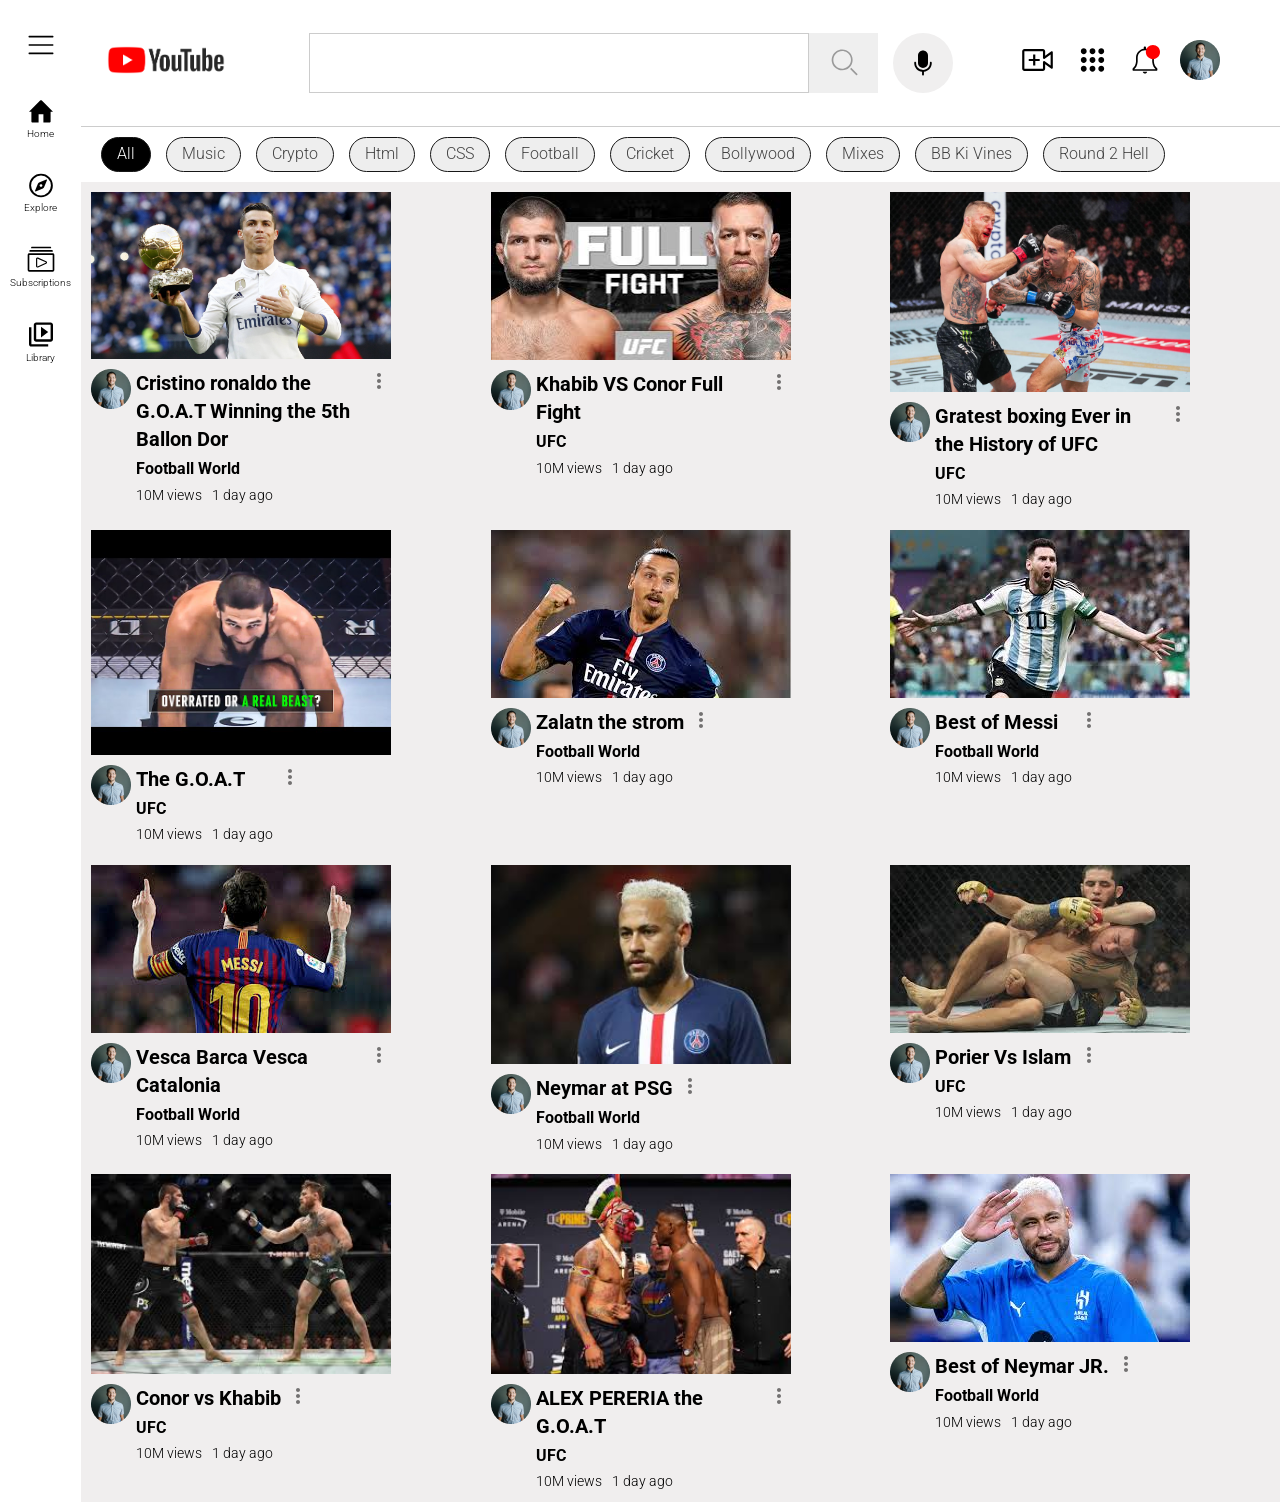
<file: index.html>
<!DOCTYPE html>
<html lang="en">
  <head>
    <meta charset="UTF-8" />
    <meta http-equiv="X-UA-Compatible" content="IE=edge" />
    <meta name="viewport" content="width=device-width, initial-scale=1.0" />
    <title>Youtube Clone</title>
    <link rel="stylesheet" href="style.css" />
  </head>
  <body>
    <div class="container">
      <aside>
        <div class="bars">
          <img src="./images/bars.svg" alt="bars" />
        </div>

        <div class="side-icons">
          <i>
            <img src="./images/home.svg" alt="home" />
          </i>
          <p>Home</p>
        </div>
        <div class="side-icons">
          <i>
            <img src="./images/compass (1).svg" alt="explore" />
          </i>
          <p>Explore</p>
        </div>
        <div class="side-icons">
          <i>
            <img src="./images/video-gallary.svg" alt="gallary" />
          </i>
          <p>Subscriptions</p>
        </div>
        <div class="side-icons">
          <i>
            <img src="./images/video-library.svg" alt="library" />
          </i>
          <p>Library</p>
        </div>
      </aside>
      <div class="main-container">
        <header>
          <nav>
            <div class="logo">
              <img src="./images/logo.png" alt="Youtube Logo" />
            </div>
            <div class="center-nav">
              <div class="search">
                <input type="text" />
                <button>
                  <img src="./images/search.svg" alt="search" />
                </button>
              </div>
              <div class="mic">
                <img src="./images/mic.svg" alt="mic" />
              </div>
            </div>
            <div class="side-nav">
              <i>
                <img src="./images/video-add.svg" alt="video add" />
              </i>
              <i>
                <img src="./images/dot-grid.svg" alt="grid" />
              </i>
              <i>
                <img src="./images/bell.svg" alt="bell" />
              </i>
              <i>
                <img src="./images/avatar.png" alt="avatar" />
              </i>
            </div>
          </nav>
          <div class="tags">
            <div class="tag dark">All</div>
            <div class="tag light">Music</div>
            <div class="tag light">Crypto</div>
            <div class="tag light">Html</div>
            <div class="tag light">CSS</div>
            <div class="tag light">Football</div>
            <div class="tag light">Cricket</div>
            <div class="tag light">Bollywood</div>
            <div class="tag light">Mixes</div>
            <div class="tag light">BB Ki Vines</div>
            <div class="tag light">Round 2 Hell</div>
          </div>
        </header>
        <main>
          <div class="card-container">
            <div class="card">
              <img src="./images/goat.jpg" alt="thumbnail" />
              <div class="avatar-content">
                <div class="avatar">
                  <img src="./images/avatar.png" alt="avatar" />
                </div>

                <div class="content">
                  <h3>Cristino ronaldo the G.O.A.T Winning the 5th Ballon Dor</h3>
                  <p class="channel-name">Football World</p>
                  <div class="content-status">
                    <p>10M views</p>
                    <p>1 day ago</p>
                  </div>
                </div>
                <div class="dots">
                  <img src="./images/dots.svg" alt="dots" />
                </div>
              </div>
            </div>
            <div class="card">
              <img src="./images/1.jpeg" alt="thumbnail" />
              <div class="avatar-content">
                <div class="avatar">
                  <img src="./images/avatar.png" alt="avatar" />
                </div>

                <div class="content">
                  <h3>Khabib VS Conor Full Fight</h3>
                  <p class="channel-name">UFC</p>
                  <div class="content-status">
                    <p>10M views</p>
                    <p>1 day ago</p>
                  </div>
                </div>
                <div class="dots">
                  <img src="./images/dots.svg" alt="dots" />
                </div>
              </div>
            </div>
            <div class="card">
              <img src="./images/4.jpg" alt="thumbnail" />
              <div class="avatar-content">
                <div class="avatar">
                  <img src="./images/avatar.png" alt="avatar" />
                </div>

                <div class="content">
                  <h3>Gratest boxing Ever in the History of UFC</h3>
                  <p class="channel-name">UFC</p>
                  <div class="content-status">
                    <p>10M views</p>
                    <p>1 day ago</p>
                  </div>
                </div>
                <div class="dots">
                  <img src="./images/dots.svg" alt="dots" />
                </div>
              </div>
            </div>
            <div class="card">
              <img src="./images/wolves.jpg" alt="thumbnail" />
              <div class="avatar-content">
                <div class="avatar">
                  <img src="./images/avatar.png" alt="avatar" />
                </div>

                <div class="content">
                  <h3>The G.O.A.T</h3>
                  <p class="channel-name">UFC</p>
                  <div class="content-status">
                    <p>10M views</p>
                    <p>1 day ago</p>
                  </div>
                </div>
                <div class="dots">
                  <img src="./images/dots.svg" alt="dots" />
                </div>
              </div>
            </div>
            <div class="card">
              <img src="./images/20.jpeg" alt="thumbnail" />
              <div class="avatar-content">
                <div class="avatar">
                  <img src="./images/avatar.png" alt="avatar" />
                </div>

                <div class="content">
                  <h3>Zalatn the strom</h3>
                  <p class="channel-name">Football World</p>
                  <div class="content-status">
                    <p>10M views</p>
                    <p>1 day ago</p>
                  </div>
                </div>
                <div class="dots">
                  <img src="./images/dots.svg" alt="dots" />
                </div>
              </div>
            </div>
            <div class="card">
              <img src="./images/14.jpeg" alt="thumbnail" />
              <div class="avatar-content">
                <div class="avatar">
                  <img src="./images/avatar.png" alt="avatar" />
                </div>

                <div class="content">
                  <h3>Best of Messi</h3>
                  <p class="channel-name">Football World</p>
                  <div class="content-status">
                    <p>10M views</p>
                    <p>1 day ago</p>
                  </div>
                </div>
                <div class="dots">
                  <img src="./images/dots.svg" alt="dots" />
                </div>
              </div>
            </div>
            <div class="card">
              <img src="./images/15.jpeg" alt="thumbnail" />
              <div class="avatar-content">
                <div class="avatar">
                  <img src="./images/avatar.png" alt="avatar" />
                </div>

                <div class="content">
                  <h3>
                  Vesca Barca Vesca Catalonia</h3>
                  <p class="channel-name">Football World</p>
                  <div class="content-status">
                    <p>10M views</p>
                    <p>1 day ago</p>
                  </div>
                </div>
                <div class="dots">
                  <img src="./images/dots.svg" alt="dots" />
                </div>
              </div>
            </div>
            <div class="card">
              <img src="./images/12.jpeg" alt="thumbnail" />
              <div class="avatar-content">
                <div class="avatar">
                  <img src="./images/avatar.png" alt="avatar" />
                </div>

                <div class="content">
                  <h3>Neymar at PSG</h3>
                  <p class="channel-name">Football World</p>
                  <div class="content-status">
                    <p>10M views</p>
                    <p>1 day ago</p>
                  </div>
                </div>
                <div class="dots">
                  <img src="./images/dots.svg" alt="dots" />
                </div>
              </div>
            </div>
            <div class="card">
              <img src="./images/2.jpeg" alt="thumbnail" />
              <div class="avatar-content">
                <div class="avatar">
                  <img src="./images/avatar.png" alt="avatar" />
                </div>

                <div class="content">
                  <h3>Porier Vs Islam</h3>
                  <p class="channel-name">UFC</p>
                  <div class="content-status">
                    <p>10M views</p>
                    <p>1 day ago</p>
                  </div>
                </div>
                <div class="dots">
                  <img src="./images/dots.svg" alt="dots" />
                </div>
              </div>
            </div>
            <div class="card">
              <img src="./images/5.jpeg" alt="thumbnail" />
              <div class="avatar-content">
                <div class="avatar">
                  <img src="./images/avatar.png" alt="avatar" />
                </div>

                <div class="content">
                  <h3>Conor vs Khabib</h3>
                  <p class="channel-name">UFC</p>
                  <div class="content-status">
                    <p>10M views</p>
                    <p>1 day ago</p>
                  </div>
                </div>
                <div class="dots">
                  <img src="./images/dots.svg" alt="dots" />
                </div>
              </div>
            </div>
            <div class="card">
              <img src="./images/8.jpeg" alt="thumbnail" />
              <div class="avatar-content">
                <div class="avatar">
                  <img src="./images/avatar.png" alt="avatar" />
                </div>

                <div class="content">
                  <h3>ALEX PERERIA the G.O.A.T</h3>
                  <p class="channel-name">UFC</p>
                  <div class="content-status">
                    <p>10M views</p>
                    <p>1 day ago</p>
                  </div>
                </div>
                <div class="dots">
                  <img src="./images/dots.svg" alt="dots" />
                </div>
              </div>
            </div>
            <div class="card">
              <img src="./images/13.jpeg" alt="thumbnail" />
              <div class="avatar-content">
                <div class="avatar">
                  <img src="./images/avatar.png" alt="avatar" />
                </div>

                <div class="content">
                  <h3>Best of Neymar JR.</h3>
                  <p class="channel-name">Football World</p>
                  <div class="content-status">
                    <p>10M views</p>
                    <p>1 day ago</p>
                  </div>
                </div>
                <div class="dots">
                  <img src="./images/dots.svg" alt="dots" />
                </div>
              </div>
            </div>
                
        </main>
      </div>
    </div>
  </body>
</html>
</file>
<file: style.css>
@import url("https://fonts.googleapis.com/css2?family=Roboto:ital,wght@0,100;0,300;0,500;0,700;0,900;1,100;1,300;1,400;1,500;1,700;1,900&display=swap");

* {
  margin: 0;
  padding: 0;
  box-sizing: border-box;
}

html,
body {
  font-family: "Roboto", sans-serif;
  font-weight: 300;
  line-height: 1.4;
}

nav {
  display: flex;
  justify-content: space-between;
  align-items: center;
  padding: 10px;
}
.logo img {
  width: 150px;
  height: auto;
}

.center-nav {
  display: flex;
}
.search {
  display: flex;
}
.search input {
  min-width: 500px;
  padding: 10px 20px;
  border: 0.5px solid #ccc;
}
.search button {
  border: none;
  padding: 10px 20px;
}

.mic {
  padding: 15px;
  border-radius: 50%;
  background: rgb(240, 239, 239);
  display: grid;
  place-items: center;
  margin-left: 15px;
}
.mic img {
  width: 30px;
}

.side-nav {
  display: flex;
  align-items: center;
  justify-content: center;
  gap: 20px;
  margin-right: 50px;
}

.tags {
  display: flex;
  padding: 10px 20px;
  gap: 15px;
  border-top: 1px solid #ccc;
}
.tag {
  padding: 5px 15px;
  border-radius: 20px;
  border: 1px solid rgb(22, 22, 22);
}
.dark {
  background: #000;
  color: white;
}
.light {
  background: rgb(238, 238, 238);
  color: rgb(67, 67, 67);
}

.container {
  display: flex;
}

aside {
  padding: 10px;
  display: flex;
  flex-direction: column;
  align-items: center;
  gap: 30px;
}

.side-icons {
  display: flex;
  flex-direction: column;
  align-items: center;
  justify-content: center;
}
.side-icons img {
  width: 30px;
}

.side-icons p {
  font-size: 10px;
  margin-top: -5px;
}
.bars {
  margin-top: 20px;
}
.main-container {
  width: 100%;
}
main {
  min-height: 100vh;
  background: rgb(240, 238, 238);
}

.card-container {
  display: grid;
  grid-template-columns: repeat(auto-fit, minmax(320px, 1fr));
}
.card {
  padding: 10px;
  max-width: 320px;
  display: flex;
  flex-direction: column;
}
.avatar-content {
  padding-top: 10px;
  display: flex;
  gap: 5px;
}
.card h3 {
  font-size: 20px;
}

.content {
  display: flex;
  flex-direction: column;
  gap: 5px;
}
.channel-name {
  font-size: 16px;
  font-weight: bold;
}
.content-status {
  display: flex;
  font-size: 14px;
  gap: 10px;
}
</file>
<file: css/style.css>
@import url("https://fonts.googleapis.com/css2?family=Roboto:ital,wght@0,100;0,300;0,500;0,700;0,900;1,100;1,300;1,400;1,500;1,700;1,900&display=swap");

* {
  margin: 0;
  padding: 0;
  box-sizing: border-box;
}

html,
body {
  font-family: "Roboto", sans-serif;
  font-weight: 300;
  line-height: 1.4;
}

nav {
  display: flex;
  justify-content: space-between;
  align-items: center;
  padding: 10px;
}
.logo img {
  width: 150px;
  height: auto;
}

.center-nav {
  display: flex;
}
.search {
  display: flex;
}
.search input {
  min-width: 500px;
  padding: 10px 20px;
  border: 0.5px solid #ccc;
}
.search button {
  border: none;
  padding: 10px 20px;
}

.mic {
  padding: 15px;
  border-radius: 50%;
  background: rgb(240, 239, 239);
  display: grid;
  place-items: center;
  margin-left: 15px;
}
.mic img {
  width: 30px;
}

.side-nav {
  display: flex;
  align-items: center;
  justify-content: center;
  gap: 20px;
  margin-right: 50px;
}

.tags {
  display: flex;
  padding: 10px 20px;
  gap: 15px;
  border-top: 1px solid #ccc;
}
.tag {
  padding: 5px 15px;
  border-radius: 20px;
  border: 1px solid rgb(22, 22, 22);
}
.dark {
  background: #000;
  color: white;
}
.light {
  background: rgb(238, 238, 238);
  color: rgb(67, 67, 67);
}

.container {
  display: flex;
}

aside {
  padding: 10px;
  display: flex;
  flex-direction: column;
  align-items: center;
  gap: 30px;
}

.side-icons {
  display: flex;
  flex-direction: column;
  align-items: center;
  justify-content: center;
}
.side-icons img {
  width: 30px;
}

.side-icons p {
  font-size: 10px;
  margin-top: -5px;
}
.bars {
  margin-top: 20px;
}
.main-container {
  width: 100%;
}
main {
  min-height: 100vh;
  background: rgb(240, 238, 238);
}

.card-container {
  display: grid;
  grid-template-columns: repeat(auto-fit, minmax(320px, 1fr));
}
.card {
  padding: 10px;
  max-width: 320px;
  display: flex;
  flex-direction: column;
}
.avatar-content {
  padding-top: 10px;
  display: flex;
  gap: 5px;
}
.card h3 {
  font-size: 20px;
}

.content {
  display: flex;
  flex-direction: column;
  gap: 5px;
}
.channel-name {
  font-size: 16px;
  font-weight: bold;
}
.content-status {
  display: flex;
  font-size: 14px;
  gap: 10px;
}
</file>
